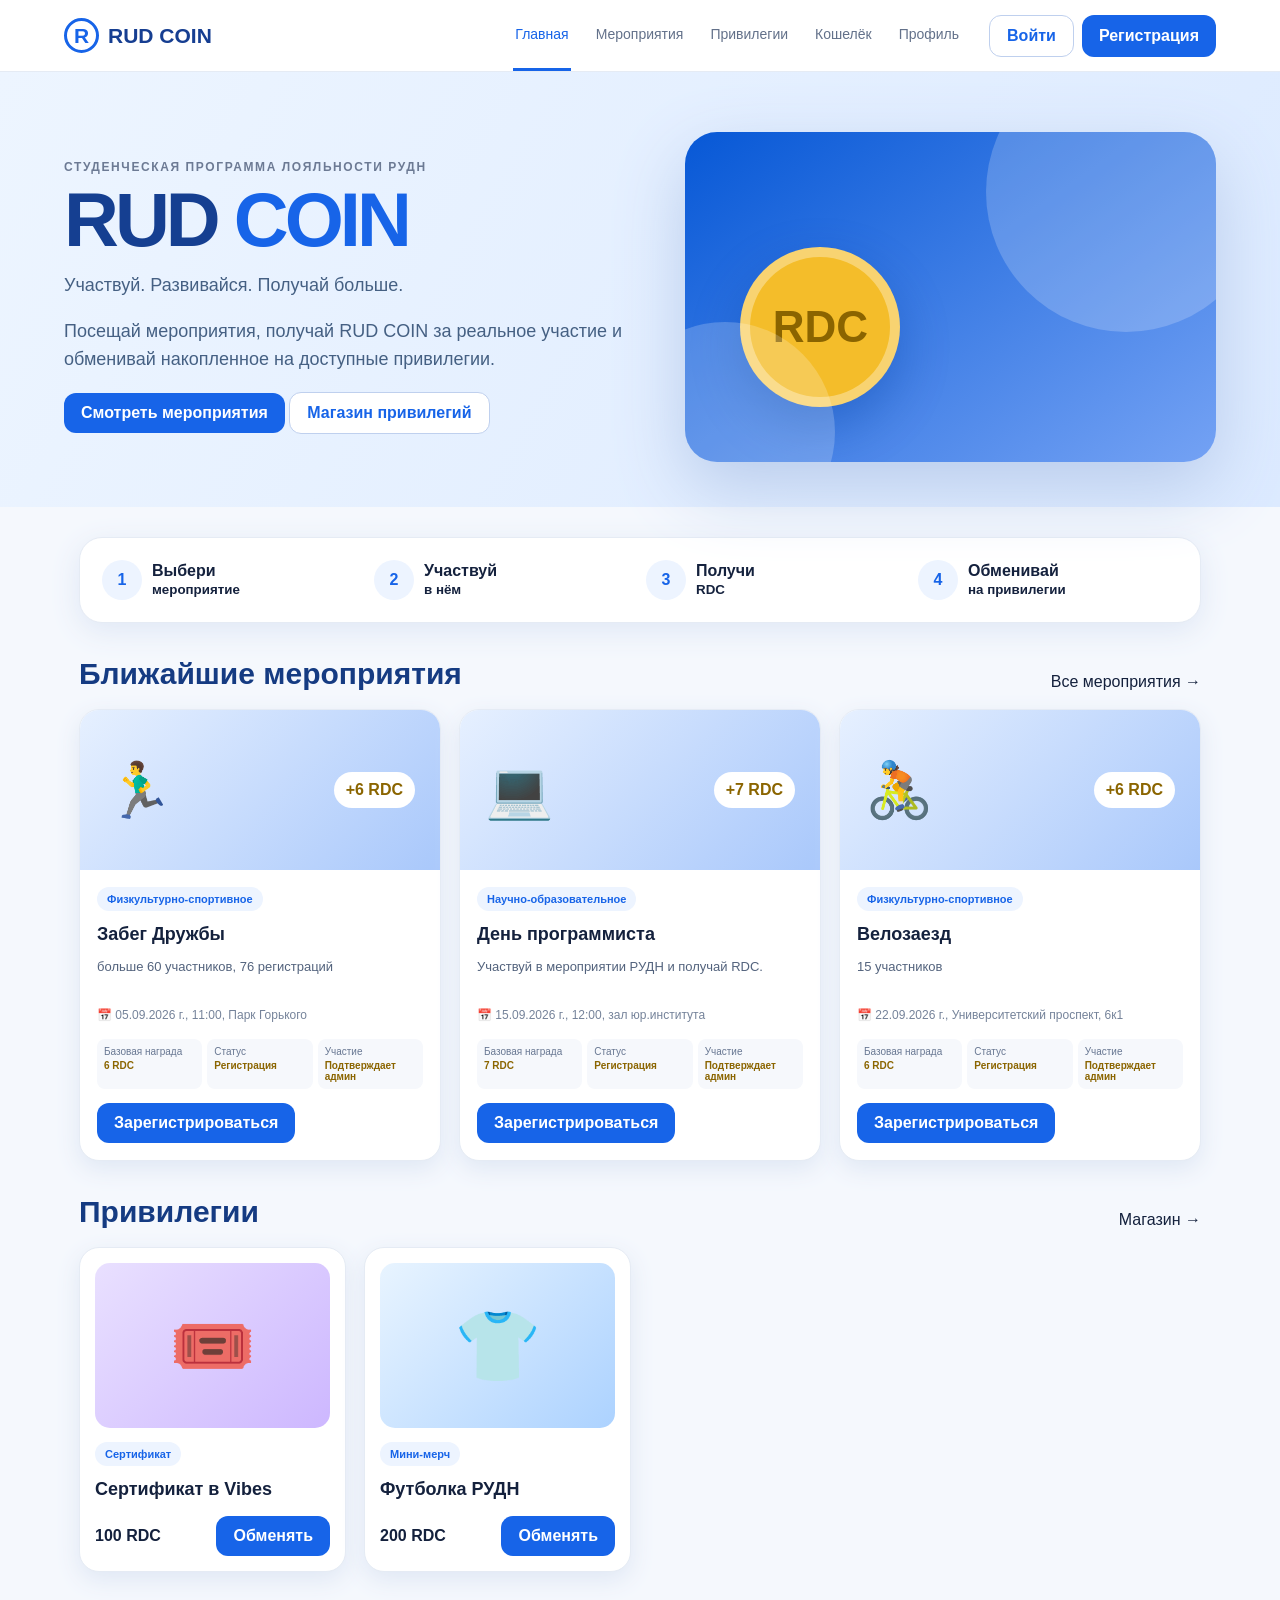
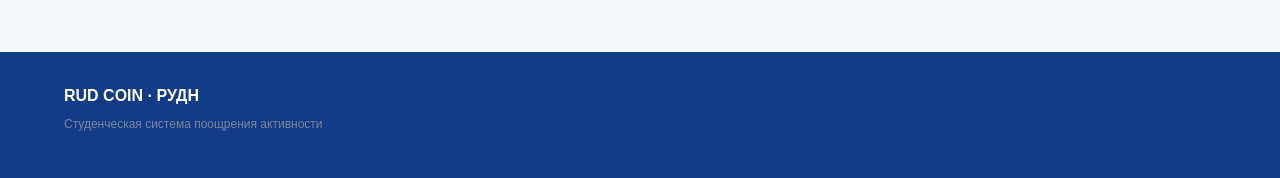
<file: index.html>
<!doctype html><html lang="ru"><head><meta charset="utf-8"><meta name="viewport" content="width=device-width,initial-scale=1,viewport-fit=cover"><meta name="theme-color" content="#123b88"><meta http-equiv="Cache-Control" content="no-cache, no-store, must-revalidate"><meta http-equiv="Pragma" content="no-cache"><meta http-equiv="Expires" content="0"><title>RUD COIN — РУДН</title><link rel="stylesheet" href="style.css?v=20261021-17"><link rel="stylesheet" href="mobile-fix.css?v=20261021-17"></head><body>
<header class="top"><div class="brand"><span class="mark">R</span>RUD COIN</div><nav class="nav"><a data-page="home" onclick="show('home')">Главная</a><a data-page="events" onclick="show('events')">Мероприятия</a><a data-page="privileges" onclick="show('privileges')">Привилегии</a><a data-page="wallet" onclick="show('wallet')">Кошелёк</a><a data-page="profile" onclick="show('profile')">Профиль</a><a id="adminNav" data-page="admin" style="display:none" onclick="show('admin')">Админ</a></nav><div class="actions"><button class="outline" onclick="show('login')">Войти</button><button onclick="show('register')">Регистрация</button></div></header>
<section id="home" class="page show"><div class="hero"><div><div class="eyebrow">СТУДЕНЧЕСКАЯ ПРОГРАММА ЛОЯЛЬНОСТИ РУДН</div><h1>RUD <span>COIN</span></h1><p>Участвуй. Развивайся. Получай больше.</p><p>Посещай мероприятия, получай RUD COIN за реальное участие и обменивай накопленное на доступные привилегии.</p><button onclick="show('events')">Смотреть мероприятия</button> <button class="outline" onclick="show('privileges')">Магазин привилегий</button></div><div class="hero-art"><div class="coinBig">RDC</div></div></div><div class="wrap"><div class="how"><div class="step"><span class="num">1</span><b>Выбери<br><small>мероприятие</small></b></div><div class="step"><span class="num">2</span><b>Участвуй<br><small>в нём</small></b></div><div class="step"><span class="num">3</span><b>Получи<br><small>RDC</small></b></div><div class="step"><span class="num">4</span><b>Обменивай<br><small>на привилегии</small></b></div></div><div class="section-head"><h2>Ближайшие мероприятия</h2><a onclick="show('events')">Все мероприятия →</a></div><div id="homeEvents" class="cards"></div><div class="section-head"><h2>Привилегии</h2><a onclick="show('privileges')">Магазин →</a></div><div id="homeProducts" class="store"></div></div></section>
<section id="events" class="page"><div class="wrap"><div class="section-head"><div><div class="eyebrow">АКТИВНОСТЬ РУДН</div><h2>Мероприятия</h2><p class="small">Зарегистрируйся, участвуй, а после подтверждения администратора получи RDC.</p></div></div><div id="filters" class="filters"></div><div id="allEvents" class="cards"></div></div></section>
<section id="privileges" class="page"><div class="wrap"><div class="section-head"><div><div class="eyebrow">МАГАЗИН</div><h2>Привилегии</h2><p class="small">Обмен доступен только авторизованным студентам и списывает RDC через защищённую функцию базы.</p></div></div><div id="products" class="store"></div></div></section>
<section id="wallet" class="page"><div class="wrap"><div class="section-head"><h2>Кошелёк</h2></div><div class="wallet"><div class="eyebrow">ТВОЙ БАЛАНС</div><div class="balance" id="balance">0 RDC</div><p>Начисление происходит после подтверждения фактического участия администратором.</p><button onclick="show('events')">Выбрать мероприятие</button></div><div class="section-head"><h2>Мои регистрации</h2></div><div class="admin" id="myRegs"></div><div class="section-head"><h2>История операций</h2></div><div class="admin" id="history"></div></div></section>
<section id="profile" class="page"><div class="wrap"><div class="section-head"><h2>Профиль</h2></div><div id="profileBox"></div></div></section>
<section id="register" class="page"><div class="wrap"><div class="section-head"><div><h2>Регистрация студента</h2><p>Для участия укажите данные профиля и почту РУДН.</p></div></div><form class="form" onsubmit="registerStudent(event)"><div class="grid2"><div class="field"><label>Фамилия *</label><input name="last" autocomplete="family-name" required></div><div class="field"><label>Имя *</label><input name="first" autocomplete="given-name" required></div></div><div class="field"><label>Отчество</label><input name="middle" autocomplete="additional-name"></div><div class="grid2"><div class="field"><label>Группа *</label><input name="group" autocomplete="organization-title" required></div><div class="field"><label>Почта РУДН *</label><input name="email" type="email" inputmode="email" autocomplete="email" autocapitalize="none" spellcheck="false" placeholder="name@rudn.ru" required></div></div><div class="field"><label>Пароль *</label><input name="password" type="password" autocomplete="new-password" minlength="8" required></div><div class="notice">Регистрация выполняется напрямую через серверную функцию RUD COIN.</div><button type="submit">Создать аккаунт</button></form></div></section>
<section id="login" class="page"><div class="wrap"><div class="section-head"><h2>Вход</h2></div><form class="form" onsubmit="demoLogin(event)"><div class="field"><label>Почта РУДН</label><input id="loginEmail" type="email" inputmode="email" autocomplete="username" autocapitalize="none" spellcheck="false" placeholder="name@rudn.ru" required></div><div class="field"><label>Пароль</label><input id="loginPassword" type="password" autocomplete="current-password" required></div><button type="submit">Войти</button><div class="notice" id="loginFormNotice">Вход выполняется по вашей почте РУДН и паролю.</div></form></div></section>
<section id="admin" class="page"><div class="wrap"><div class="section-head"><div><div class="eyebrow">ПАНЕЛЬ УПРАВЛЕНИЯ</div><h2>Администрирование RUD Coins</h2><p class="small">Только аккаунты с ролью admin видят этот раздел.</p></div><button class="outline" onclick="logout()">Выйти</button></div><div id="adminStats" class="how"></div><div class="section-head"><h2>Студенты и пользователи</h2></div><div id="adminUsers" class="admin"></div><div class="section-head"><h2>Добавить мероприятие</h2></div><form class="form" onsubmit="createEvent(event)"><div class="grid2"><div class="field"><label>Название *</label><input name="title" required></div><div class="field"><label>Дата *</label><input name="date" type="date" required></div></div><div class="grid2"><div class="field"><label>Категория *</label><select name="category" required><option value="Научная">Научная</option><option value="Творческая">Творческая</option><option value="Спортивная">Спортивная</option><option value="Волонтёрство">Волонтёрство</option><option value="Образовательная">Образовательная</option><option value="Общественная">Общественная</option></select></div><div class="field"><label>Уровень *</label><select name="level"><option>Внутривузовский</option><option>Межвузовский</option><option>Региональный</option><option>Всероссийский</option><option>Международный</option></select></div></div><div class="grid2"><div class="field"><label>База RDC (1–20) *</label><input name="coins" type="number" min="1" max="20" required></div><div class="field"><label>Место</label><input name="location"></div></div><div class="field"><label>Описание</label><input name="description"></div><button type="submit">Добавить мероприятие</button></form><div class="section-head"><h2>Регистрации на мероприятия</h2></div><div id="adminRegs" class="admin"></div></div></section>
<footer class="footer"><b>RUD COIN · РУДН</b><p class="small">Студенческая система поощрения активности</p></footer><script src="db-client.js?v=20261021-20"></script><script src="app.js?v=20261021-20"></script><script src="admin.js?v=20261021-20"></script></body></html>
</file>
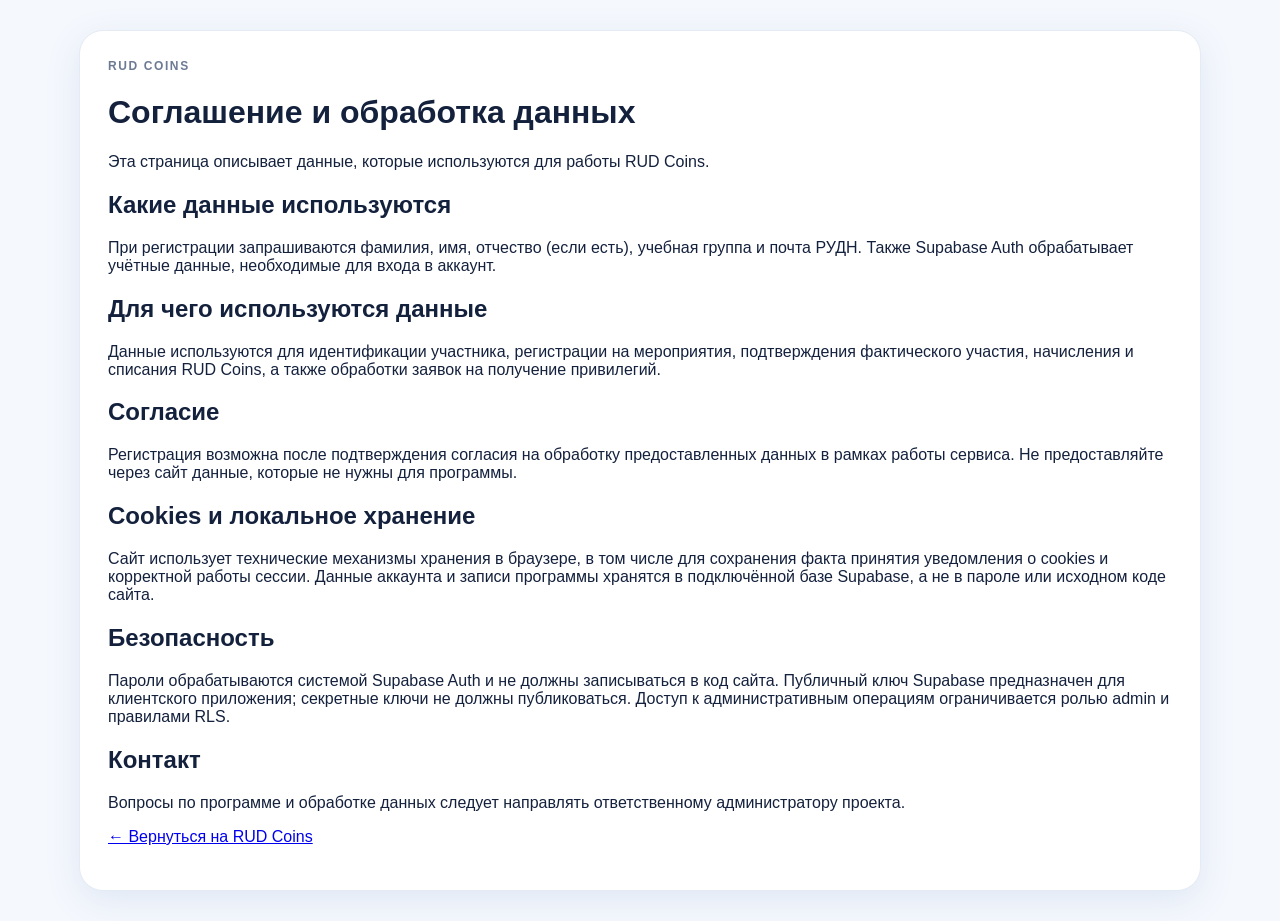
<file: privacy.html>
<!doctype html><html lang="ru"><head><meta charset="utf-8"><meta name="viewport" content="width=device-width,initial-scale=1"><title>RUD Coins — Соглашение и cookies</title><link rel="stylesheet" href="style.css"></head><body><main class="wrap"><div class="wallet"><div class="eyebrow">RUD COINS</div><h1>Соглашение и обработка данных</h1><p>Эта страница описывает данные, которые используются для работы RUD Coins.</p><h2>Какие данные используются</h2><p>При регистрации запрашиваются фамилия, имя, отчество (если есть), учебная группа и почта РУДН. Также Supabase Auth обрабатывает учётные данные, необходимые для входа в аккаунт.</p><h2>Для чего используются данные</h2><p>Данные используются для идентификации участника, регистрации на мероприятия, подтверждения фактического участия, начисления и списания RUD Coins, а также обработки заявок на получение привилегий.</p><h2>Согласие</h2><p>Регистрация возможна после подтверждения согласия на обработку предоставленных данных в рамках работы сервиса. Не предоставляйте через сайт данные, которые не нужны для программы.</p><h2 id="cookies">Cookies и локальное хранение</h2><p>Сайт использует технические механизмы хранения в браузере, в том числе для сохранения факта принятия уведомления о cookies и корректной работы сессии. Данные аккаунта и записи программы хранятся в подключённой базе Supabase, а не в пароле или исходном коде сайта.</p><h2>Безопасность</h2><p>Пароли обрабатываются системой Supabase Auth и не должны записываться в код сайта. Публичный ключ Supabase предназначен для клиентского приложения; секретные ключи не должны публиковаться. Доступ к административным операциям ограничивается ролью admin и правилами RLS.</p><h2>Контакт</h2><p>Вопросы по программе и обработке данных следует направлять ответственному администратору проекта.</p><p><a href="index.html">← Вернуться на RUD Coins</a></p></div></main></body></html>
</file>
<file: style.css>
:root{--blue:#1764e8;--navy:#123b88;--bg:#f5f8fd;--muted:#687792;--line:#e5ebf4;--gold:#f4bd2a}*{box-sizing:border-box}body{margin:0;font-family:Inter,Arial,sans-serif;background:var(--bg);color:#14213d}button,input{font:inherit}button{cursor:pointer}.top{height:72px;background:#fff;border-bottom:1px solid var(--line);display:flex;align-items:center;padding:0 5vw;gap:28px;position:sticky;top:0;z-index:10}.brand{font-size:21px;font-weight:900;color:#163e91;display:flex;align-items:center;gap:9px}.mark{width:35px;height:35px;border:3px solid var(--blue);border-radius:50%;display:grid;place-items:center;color:var(--blue)}.nav{display:flex;gap:23px;margin-left:auto}.nav a{text-decoration:none;color:#63718a;font-size:14px;cursor:pointer;padding:26px 2px;border-bottom:3px solid transparent}.nav a.active,.nav a:hover{color:var(--blue);border-color:var(--blue)}.actions{display:flex;gap:8px}.btn,button{border:0;border-radius:12px;padding:11px 17px;font-weight:800}.primary,button{background:var(--blue);color:#fff}.outline{background:#fff;color:var(--blue);border:1px solid #bfd0ee}.page{display:none}.page.show{display:block}.hero{padding:60px 5vw 45px;background:linear-gradient(120deg,#edf5ff,#dceaff);display:grid;grid-template-columns:1.05fr .95fr;gap:35px;align-items:center}.hero h1{font-size:76px;line-height:.9;margin:12px 0;color:#153f91;letter-spacing:-4px}.hero h1 span{color:var(--blue)}.eyebrow{font-size:12px;letter-spacing:1.6px;font-weight:800;color:#6c7a94}.hero p{font-size:18px;line-height:1.55;color:#456083;max-width:650px}.hero-art{min-height:330px;border-radius:32px;background:linear-gradient(145deg,#0758d6,#74a2f4);position:relative;overflow:hidden;box-shadow:0 25px 70px #b9ccec}.hero-art:before,.hero-art:after{content:'';position:absolute;border-radius:50%;background:#fff3}.hero-art:before{width:280px;height:280px;right:-50px;top:-80px}.hero-art:after{width:220px;height:220px;left:-70px;bottom:-80px}.coinBig{position:absolute;left:55px;bottom:55px;width:160px;height:160px;border-radius:50%;background:var(--gold);display:grid;place-items:center;font-size:44px;font-weight:900;color:#8a6400;border:10px solid #fff5;box-shadow:0 20px 50px #003d9d55}.wrap{max-width:1250px;margin:auto;padding:30px 5vw}.how{background:#fff;border:1px solid var(--line);border-radius:23px;padding:22px;display:grid;grid-template-columns:repeat(4,1fr);gap:12px;box-shadow:0 8px 30px #dfe7f5}.step{display:flex;gap:10px;align-items:center}.num{width:40px;height:40px;border-radius:50%;background:#edf4ff;color:var(--blue);display:grid;place-items:center;font-weight:900;flex:none}.section-head{display:flex;justify-content:space-between;align-items:end;margin:34px 0 18px}.section-head h2{margin:0;color:#153b82;font-size:30px}.small{font-size:12px;color:#7b879c}.cards{display:grid;grid-template-columns:repeat(3,1fr);gap:18px}.event,.product{background:#fff;border:1px solid var(--line);border-radius:20px;overflow:hidden;box-shadow:0 8px 25px #dfe7f4}.visual{height:160px;background:linear-gradient(135deg,#e6f0ff,#a9c8fb);display:flex;align-items:center;justify-content:space-between;padding:25px;font-size:55px}.visual b{font-size:16px;color:#8b6500;background:#fff;padding:9px 12px;border-radius:999px}.body{padding:17px}.tag{display:inline-block;background:#edf4ff;color:var(--blue);border-radius:20px;padding:6px 10px;font-size:11px;font-weight:800}.event h3,.product h3{font-size:18px;line-height:1.25;margin:12px 0 7px}.event p{color:#53637d;font-size:13px;min-height:34px}.meta{font-size:12px;line-height:1.65;color:#75839a}.earn{display:grid;grid-template-columns:1fr 1fr 1fr;gap:5px;margin:14px 0;font-size:10px;color:#687792}.earn span{background:#f6f8fc;padding:7px;border-radius:8px}.earn b{display:block;color:#8b6500;margin-top:3px}.filters{display:flex;gap:8px;flex-wrap:wrap;margin:15px 0 25px}.filter{background:#fff;color:#51627f;border:1px solid #ccd7ea}.filter.on{background:#eaf2ff;color:var(--blue);border-color:#9eb8ee}.store{display:grid;grid-template-columns:repeat(4,1fr);gap:18px}.product{padding:15px;overflow:hidden}.prodimg{height:165px;border-radius:15px;background:#f3f6fb;display:grid;place-items:center;font-size:70px;margin-bottom:14px}.prodimg.vibes{background:linear-gradient(135deg,#e9e0ff,#cdb7ff)}.prodimg.shirt{background:linear-gradient(135deg,#e8f4ff,#acd2ff)}.prodimg.card{background:linear-gradient(135deg,#eef5ee,#bddbbd)}.prodimg.notebook{background:linear-gradient(135deg,#fff2e4,#ffd1a3)}.pfoot{display:flex;justify-content:space-between;align-items:center;margin-top:15px}.price{font-size:18px;font-weight:900}.wallet,.form,.profileCard,.admin{background:#fff;border:1px solid var(--line);border-radius:24px;padding:28px;box-shadow:0 10px 35px #dfe7f4}.balance{font-size:58px;font-weight:900;color:var(--navy)}.grid2{display:grid;grid-template-columns:1fr 1fr;gap:15px}.field{display:flex;flex-direction:column;gap:7px;margin-bottom:15px}.field label{font-size:13px;font-weight:800;color:#455879}.field input{padding:12px 14px;border:1px solid #cbd6e7;border-radius:12px;outline:none}.notice{padding:12px 15px;border-radius:12px;background:#eef6ff;color:#315b99;font-size:13px;margin:12px 0}.profileCard{display:flex;gap:20px;align-items:center;max-width:700px}.avatar{width:70px;height:70px;border-radius:20px;background:#eaf2ff;color:var(--blue);display:grid;place-items:center;font-size:25px;font-weight:900}.history{padding:15px 0;border-bottom:1px solid var(--line);display:grid;grid-template-columns:1.5fr .7fr 1fr;gap:10px}.history span{font-weight:900;color:#8b6500}.empty{color:#7a879a;padding:20px 0}.footer{margin-top:50px;padding:35px 5vw;background:#123b88;color:#fff}@media(max-width:950px){.hero{grid-template-columns:1fr}.cards{grid-template-columns:1fr 1fr}.store{grid-template-columns:1fr 1fr}.how{grid-template-columns:1fr 1fr}.nav{display:flex;overflow-x:auto;white-space:nowrap;gap:14px;margin-left:0;flex:1;min-width:0}.nav a{padding:24px 2px}.actions{flex:none}}@media(max-width:600px){.hero h1{font-size:52px}.hero{padding:38px 18px}.wrap{padding:24px 18px}.cards,.store,.grid2{grid-template-columns:1fr}.earn{grid-template-columns:1fr 1fr 1fr}.top{height:auto;min-height:72px;padding:8px 12px;gap:10px;flex-wrap:wrap;align-items:center}.brand{font-size:18px;flex:none}.mark{width:31px;height:31px}.nav{order:3;flex-basis:100%;width:100%;padding:0 0 4px;gap:18px;scrollbar-width:none}.nav::-webkit-scrollbar{display:none}.nav a{font-size:13px;padding:8px 1px 10px}.actions{margin-left:auto}.actions button{padding:9px 11px;font-size:12px}.balance{font-size:44px}.form,.wallet,.profileCard,.admin{padding:20px}.profileCard{align-items:flex-start}.history{grid-template-columns:1fr}.section-head h2{font-size:25px}}
</file>
<file: mobile-fix.css>
/* Mobile auth/layout improvements; existing desktop design is unchanged. */
.linkButton{background:transparent!important;border:0!important;color:#123b88!important;padding:8px 0!important;font-weight:700;cursor:pointer;text-decoration:underline}
button:disabled{opacity:.65;cursor:wait}
@media (max-width:700px){
  .top{position:sticky;top:0;z-index:20;flex-wrap:wrap;gap:10px}
  .brand{font-size:18px}
  .nav{order:3;width:100%;overflow-x:auto;display:flex;gap:14px;padding-bottom:4px;-webkit-overflow-scrolling:touch}
  .nav a{white-space:nowrap}
  .actions{margin-left:auto;display:flex;gap:7px}
  .actions button{padding:9px 12px;font-size:13px}
  .wrap{padding-left:16px;padding-right:16px}
  .hero{padding:34px 16px 24px!important;display:block!important}
  .hero-art{display:none!important}
  .grid2{grid-template-columns:1fr!important}
  .form{width:100%;max-width:none}
  .field input,.field select,.field textarea{font-size:16px;min-height:46px}
  .form button[type=submit],.event button,.product button{min-height:46px}
  .wallet{padding:22px!important}
  .balance{font-size:38px!important}
}
</file>
